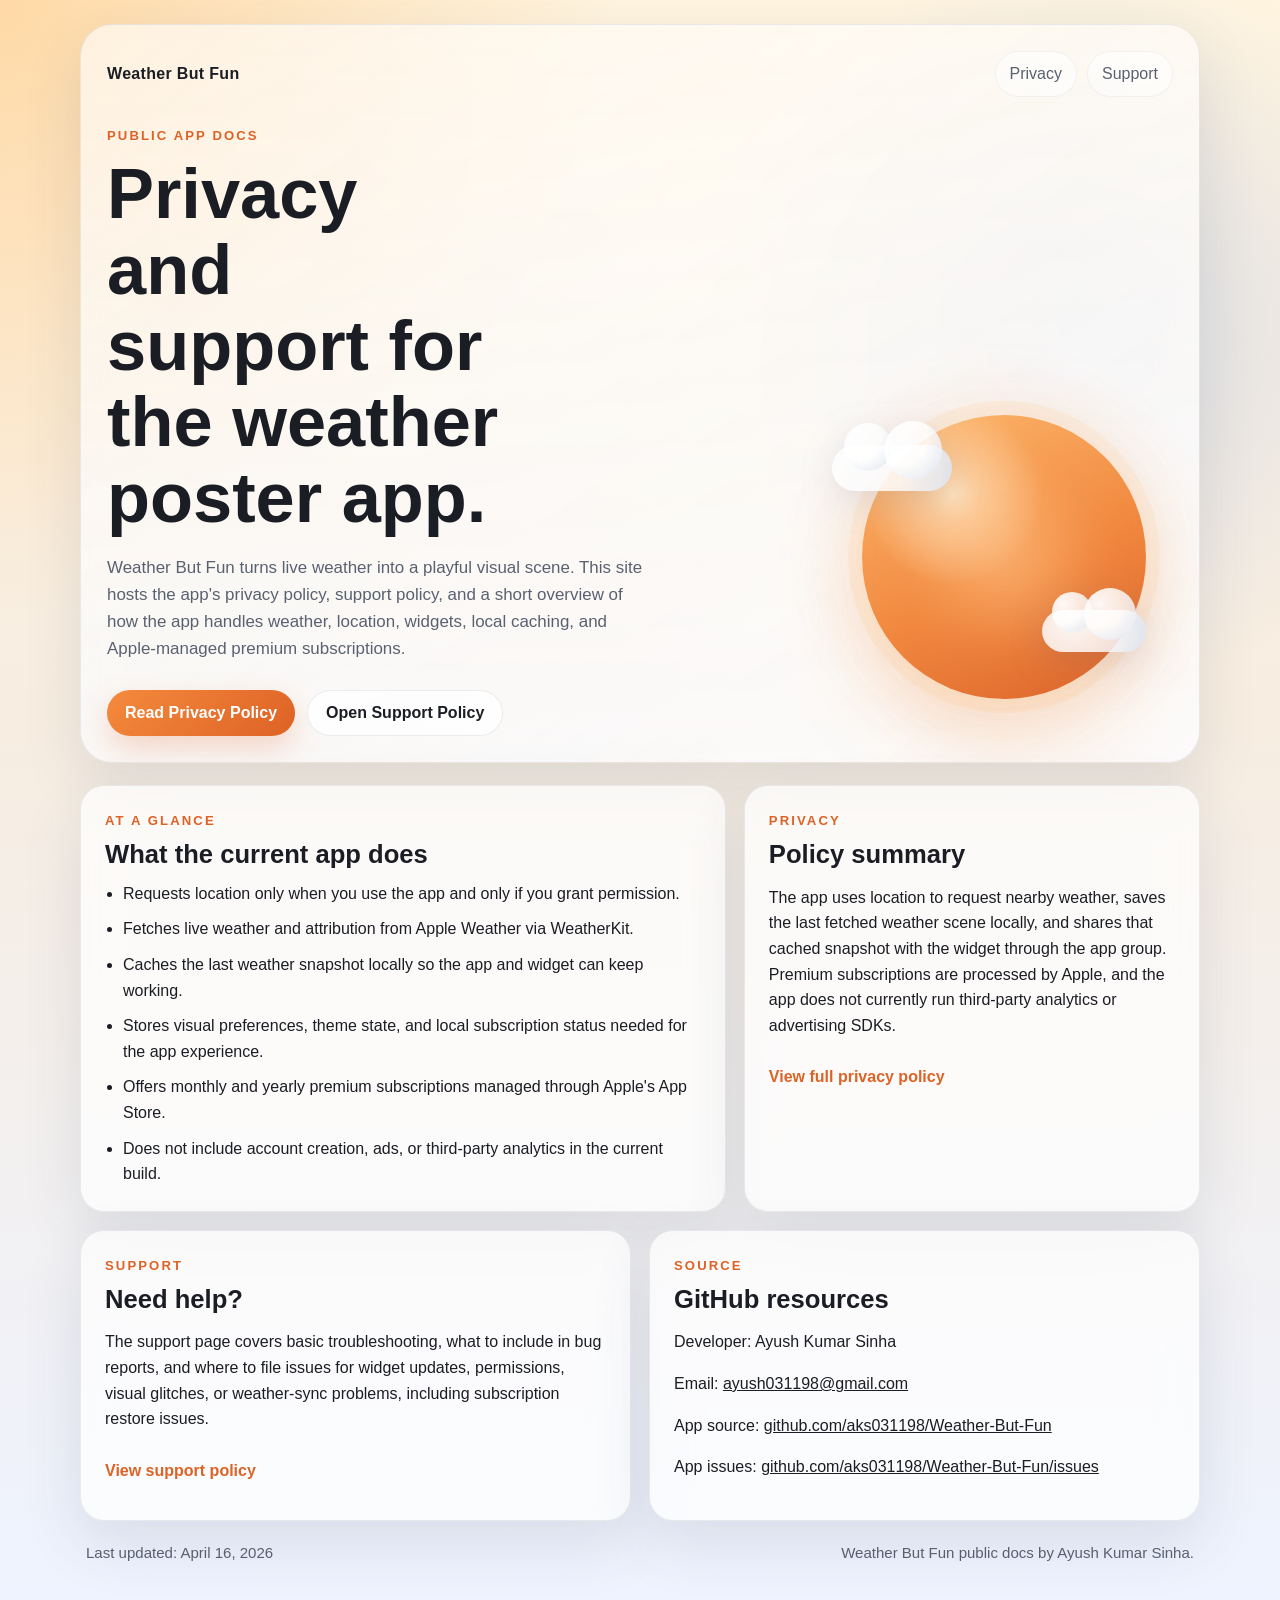
<file: index.html>
<!DOCTYPE html>
<html lang="en">
<head>
  <meta charset="utf-8">
  <meta name="viewport" content="width=device-width, initial-scale=1">
  <title>Weather But Fun | Legal &amp; Support</title>
  <meta
    name="description"
    content="Privacy policy, support policy, and public app information for Weather But Fun."
  >
  <link rel="stylesheet" href="./styles.css">
</head>
<body>
  <div class="page-shell">
    <header class="hero">
      <nav class="nav">
        <a class="brand" href="./index.html">Weather But Fun</a>
        <div class="nav-links">
          <a href="./privacy.html">Privacy</a>
          <a href="./support.html">Support</a>
        </div>
      </nav>

      <div class="hero-copy">
        <p class="eyebrow">Public App Docs</p>
        <h1>Privacy and support for the weather poster app.</h1>
        <p class="lede">
          Weather But Fun turns live weather into a playful visual scene. This site hosts
          the app's privacy policy, support policy, and a short overview of how the app
          handles weather, location, widgets, local caching, and Apple-managed premium
          subscriptions.
        </p>
        <div class="hero-actions">
          <a class="button button-primary" href="./privacy.html">Read Privacy Policy</a>
          <a class="button button-secondary" href="./support.html">Open Support Policy</a>
        </div>
      </div>

      <div class="hero-orb" aria-hidden="true">
        <div class="orb-core"></div>
        <div class="orb-glow"></div>
        <div class="orb-cloud orb-cloud-one"></div>
        <div class="orb-cloud orb-cloud-two"></div>
      </div>
    </header>

    <main class="content-grid">
      <section class="card">
        <p class="card-label">At a Glance</p>
        <h2>What the current app does</h2>
        <ul class="clean-list">
          <li>Requests location only when you use the app and only if you grant permission.</li>
          <li>Fetches live weather and attribution from Apple Weather via WeatherKit.</li>
          <li>Caches the last weather snapshot locally so the app and widget can keep working.</li>
          <li>Stores visual preferences, theme state, and local subscription status needed for the app experience.</li>
          <li>Offers monthly and yearly premium subscriptions managed through Apple's App Store.</li>
          <li>Does not include account creation, ads, or third-party analytics in the current build.</li>
        </ul>
      </section>

      <section class="card">
        <p class="card-label">Privacy</p>
        <h2>Policy summary</h2>
        <p>
          The app uses location to request nearby weather, saves the last fetched weather
          scene locally, and shares that cached snapshot with the widget through the app
          group. Premium subscriptions are processed by Apple, and the app does not
          currently run third-party analytics or advertising SDKs.
        </p>
        <a class="text-link" href="./privacy.html">View full privacy policy</a>
      </section>

      <section class="card">
        <p class="card-label">Support</p>
        <h2>Need help?</h2>
        <p>
          The support page covers basic troubleshooting, what to include in bug reports,
          and where to file issues for widget updates, permissions, visual glitches, or
          weather-sync problems, including subscription restore issues.
        </p>
        <a class="text-link" href="./support.html">View support policy</a>
      </section>

      <section class="card">
        <p class="card-label">Source</p>
        <h2>GitHub resources</h2>
        <p>Developer: Ayush Kumar Sinha</p>
        <p>
          Email:
          <a href="mailto:ayush031198@gmail.com">ayush031198@gmail.com</a>
        </p>
        <p>
          App source:
          <a href="https://github.com/aks031198/Weather-But-Fun" target="_blank" rel="noreferrer">
            github.com/aks031198/Weather-But-Fun
          </a>
        </p>
        <p>
          App issues:
          <a href="https://github.com/aks031198/Weather-But-Fun/issues" target="_blank" rel="noreferrer">
            github.com/aks031198/Weather-But-Fun/issues
          </a>
        </p>
      </section>
    </main>

    <footer class="footer">
      <p>Last updated: April 16, 2026</p>
      <p>Weather But Fun public docs by Ayush Kumar Sinha.</p>
    </footer>
  </div>
</body>
</html>
</file>
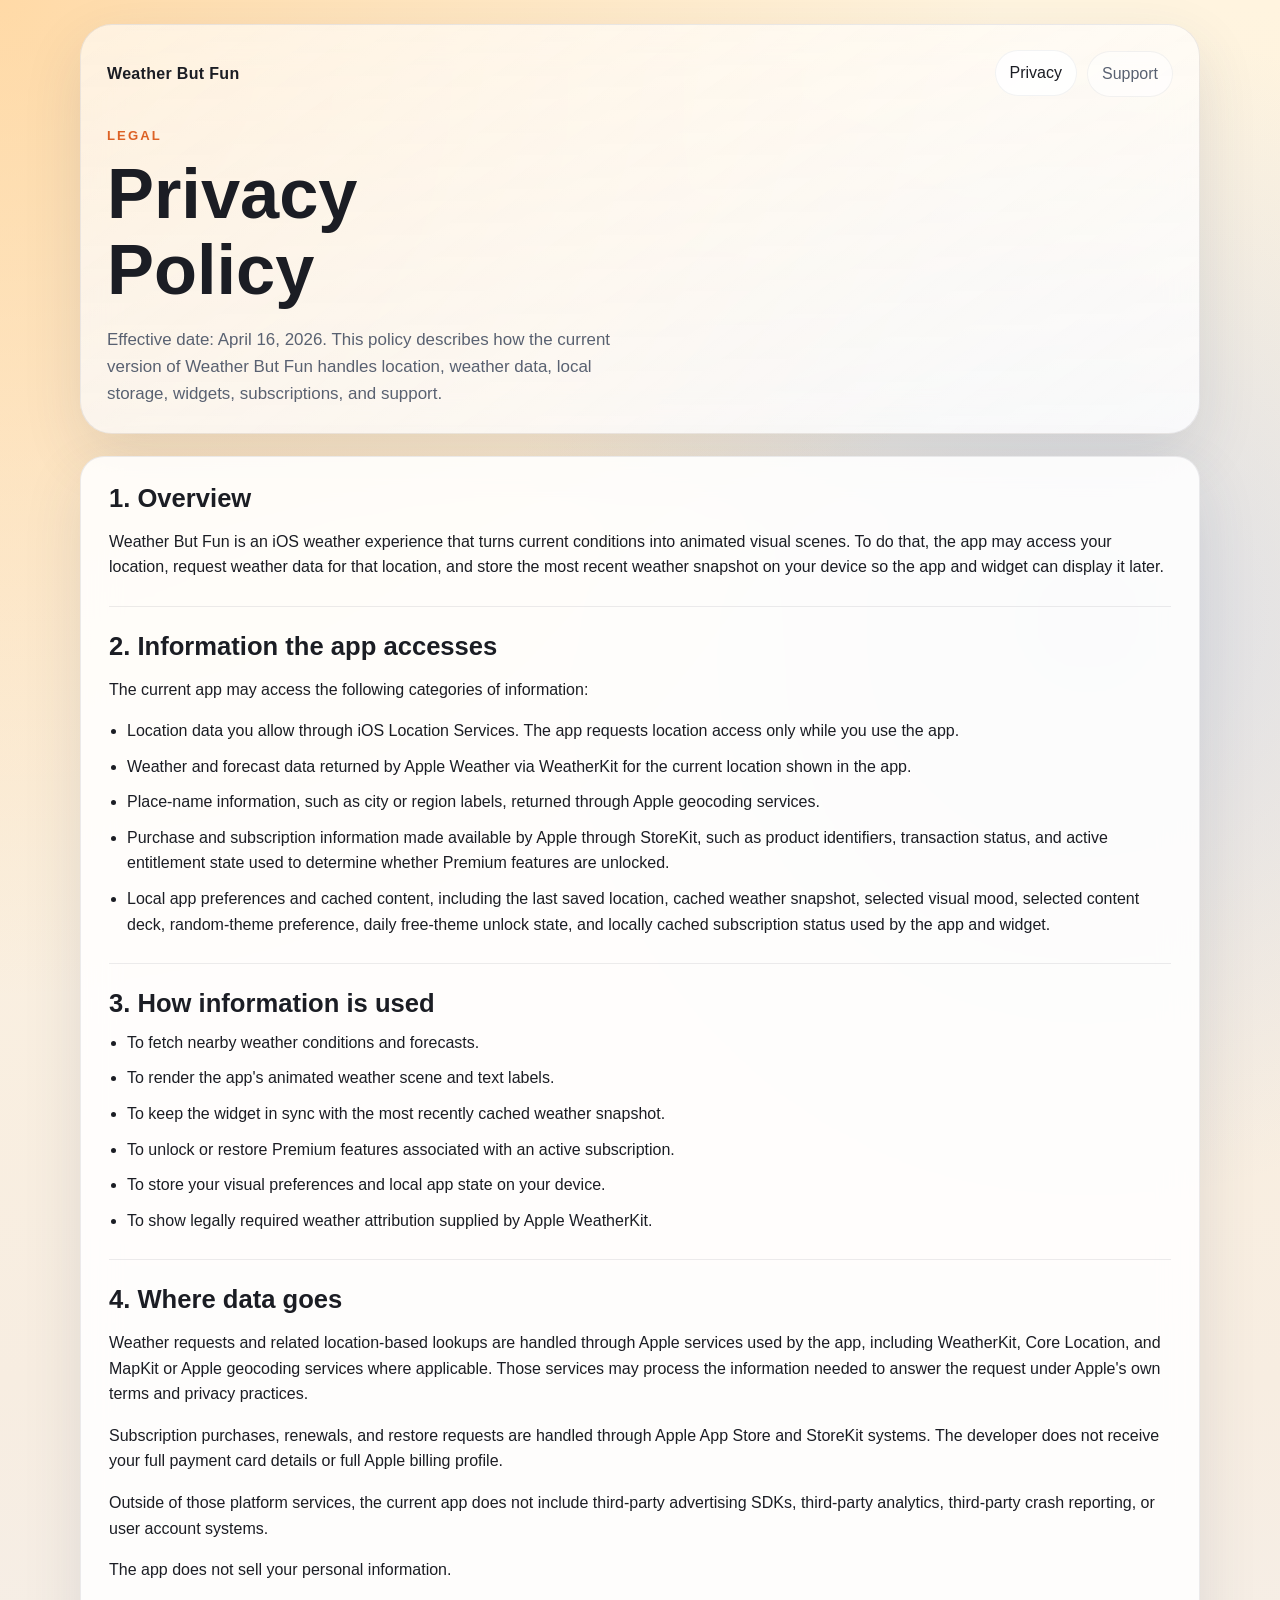
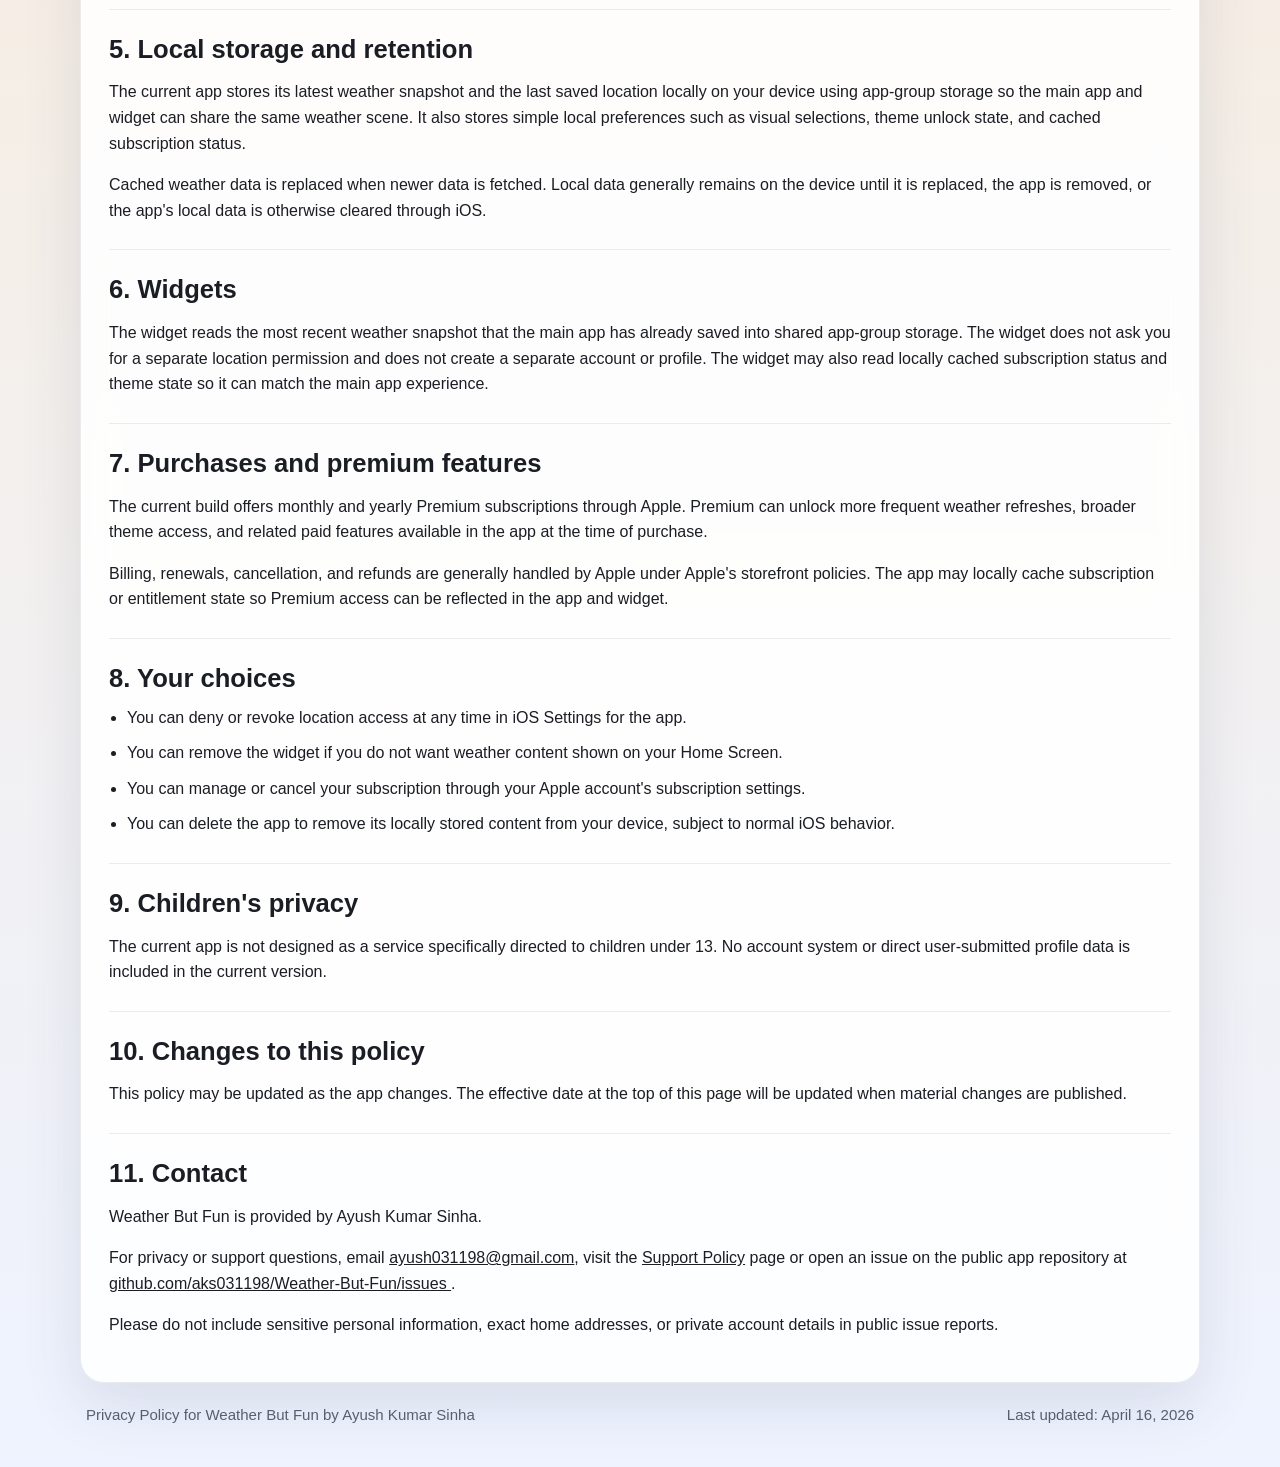
<file: privacy.html>
<!DOCTYPE html>
<html lang="en">
<head>
  <meta charset="utf-8">
  <meta name="viewport" content="width=device-width, initial-scale=1">
  <title>Weather But Fun | Privacy Policy</title>
  <meta
    name="description"
    content="Privacy policy for the Weather But Fun iOS app."
  >
  <link rel="stylesheet" href="./styles.css">
</head>
<body>
  <div class="page-shell">
    <header class="subpage-header">
      <nav class="nav">
        <a class="brand" href="./index.html">Weather But Fun</a>
        <div class="nav-links">
          <a aria-current="page" href="./privacy.html">Privacy</a>
          <a href="./support.html">Support</a>
        </div>
      </nav>

      <div class="subpage-title">
        <p class="eyebrow">Legal</p>
        <h1>Privacy Policy</h1>
        <p class="lede">
          Effective date: April 16, 2026. This policy describes how the current version of
          Weather But Fun handles location, weather data, local storage, widgets, subscriptions,
          and support.
        </p>
      </div>
    </header>

    <main class="legal-layout">
      <article class="legal-card">
        <section>
          <h2>1. Overview</h2>
          <p>
            Weather But Fun is an iOS weather experience that turns current conditions into
            animated visual scenes. To do that, the app may access your location, request
            weather data for that location, and store the most recent weather snapshot on
            your device so the app and widget can display it later.
          </p>
        </section>

        <section>
          <h2>2. Information the app accesses</h2>
          <p>The current app may access the following categories of information:</p>
          <ul class="clean-list">
            <li>
              Location data you allow through iOS Location Services. The app requests
              location access only while you use the app.
            </li>
            <li>
              Weather and forecast data returned by Apple Weather via WeatherKit for the
              current location shown in the app.
            </li>
            <li>
              Place-name information, such as city or region labels, returned through Apple
              geocoding services.
            </li>
            <li>
              Purchase and subscription information made available by Apple through StoreKit,
              such as product identifiers, transaction status, and active entitlement state
              used to determine whether Premium features are unlocked.
            </li>
            <li>
              Local app preferences and cached content, including the last saved location,
              cached weather snapshot, selected visual mood, selected content deck, random-theme
              preference, daily free-theme unlock state, and locally cached subscription status
              used by the app and widget.
            </li>
          </ul>
        </section>

        <section>
          <h2>3. How information is used</h2>
          <ul class="clean-list">
            <li>To fetch nearby weather conditions and forecasts.</li>
            <li>To render the app's animated weather scene and text labels.</li>
            <li>To keep the widget in sync with the most recently cached weather snapshot.</li>
            <li>To unlock or restore Premium features associated with an active subscription.</li>
            <li>To store your visual preferences and local app state on your device.</li>
            <li>To show legally required weather attribution supplied by Apple WeatherKit.</li>
          </ul>
        </section>

        <section>
          <h2>4. Where data goes</h2>
          <p>
            Weather requests and related location-based lookups are handled through Apple
            services used by the app, including WeatherKit, Core Location, and MapKit or
            Apple geocoding services where applicable. Those services may process the
            information needed to answer the request under Apple's own terms and privacy practices.
          </p>
          <p>
            Subscription purchases, renewals, and restore requests are handled through Apple
            App Store and StoreKit systems. The developer does not receive your full payment
            card details or full Apple billing profile.
          </p>
          <p>
            Outside of those platform services, the current app does not include third-party
            advertising SDKs, third-party analytics, third-party crash reporting, or user
            account systems.
          </p>
          <p>
            The app does not sell your personal information.
          </p>
        </section>

        <section>
          <h2>5. Local storage and retention</h2>
          <p>
            The current app stores its latest weather snapshot and the last saved location
            locally on your device using app-group storage so the main app and widget can
            share the same weather scene. It also stores simple local preferences such as
            visual selections, theme unlock state, and cached subscription status.
          </p>
          <p>
            Cached weather data is replaced when newer data is fetched. Local data generally
            remains on the device until it is replaced, the app is removed, or the app's
            local data is otherwise cleared through iOS.
          </p>
        </section>

        <section>
          <h2>6. Widgets</h2>
          <p>
            The widget reads the most recent weather snapshot that the main app has already
            saved into shared app-group storage. The widget does not ask you for a separate
            location permission and does not create a separate account or profile. The
            widget may also read locally cached subscription status and theme state so it can
            match the main app experience.
          </p>
        </section>

        <section>
          <h2>7. Purchases and premium features</h2>
          <p>
            The current build offers monthly and yearly Premium subscriptions through Apple.
            Premium can unlock more frequent weather refreshes, broader theme access, and
            related paid features available in the app at the time of purchase.
          </p>
          <p>
            Billing, renewals, cancellation, and refunds are generally handled by Apple
            under Apple's storefront policies. The app may locally cache subscription or
            entitlement state so Premium access can be reflected in the app and widget.
          </p>
        </section>

        <section>
          <h2>8. Your choices</h2>
          <ul class="clean-list">
            <li>
              You can deny or revoke location access at any time in iOS Settings for the app.
            </li>
            <li>
              You can remove the widget if you do not want weather content shown on your Home Screen.
            </li>
            <li>
              You can manage or cancel your subscription through your Apple account's
              subscription settings.
            </li>
            <li>
              You can delete the app to remove its locally stored content from your device,
              subject to normal iOS behavior.
            </li>
          </ul>
        </section>

        <section>
          <h2>9. Children's privacy</h2>
          <p>
            The current app is not designed as a service specifically directed to children
            under 13. No account system or direct user-submitted profile data is included in
            the current version.
          </p>
        </section>

        <section>
          <h2>10. Changes to this policy</h2>
          <p>
            This policy may be updated as the app changes. The effective date at the top of
            this page will be updated when material changes are published.
          </p>
        </section>

        <section>
          <h2>11. Contact</h2>
          <p>
            Weather But Fun is provided by Ayush Kumar Sinha.
          </p>
          <p>
            For privacy or support questions, email
            <a href="mailto:ayush031198@gmail.com">ayush031198@gmail.com</a>,
            visit the
            <a href="./support.html">Support Policy</a>
            page or open an issue on the public app repository at
            <a href="https://github.com/aks031198/Weather-But-Fun/issues" target="_blank" rel="noreferrer">
              github.com/aks031198/Weather-But-Fun/issues
            </a>.
          </p>
          <p>
            Please do not include sensitive personal information, exact home addresses, or
            private account details in public issue reports.
          </p>
        </section>
      </article>
    </main>

    <footer class="footer">
      <p>Privacy Policy for Weather But Fun by Ayush Kumar Sinha</p>
      <p>Last updated: April 16, 2026</p>
    </footer>
  </div>
</body>
</html>
</file>
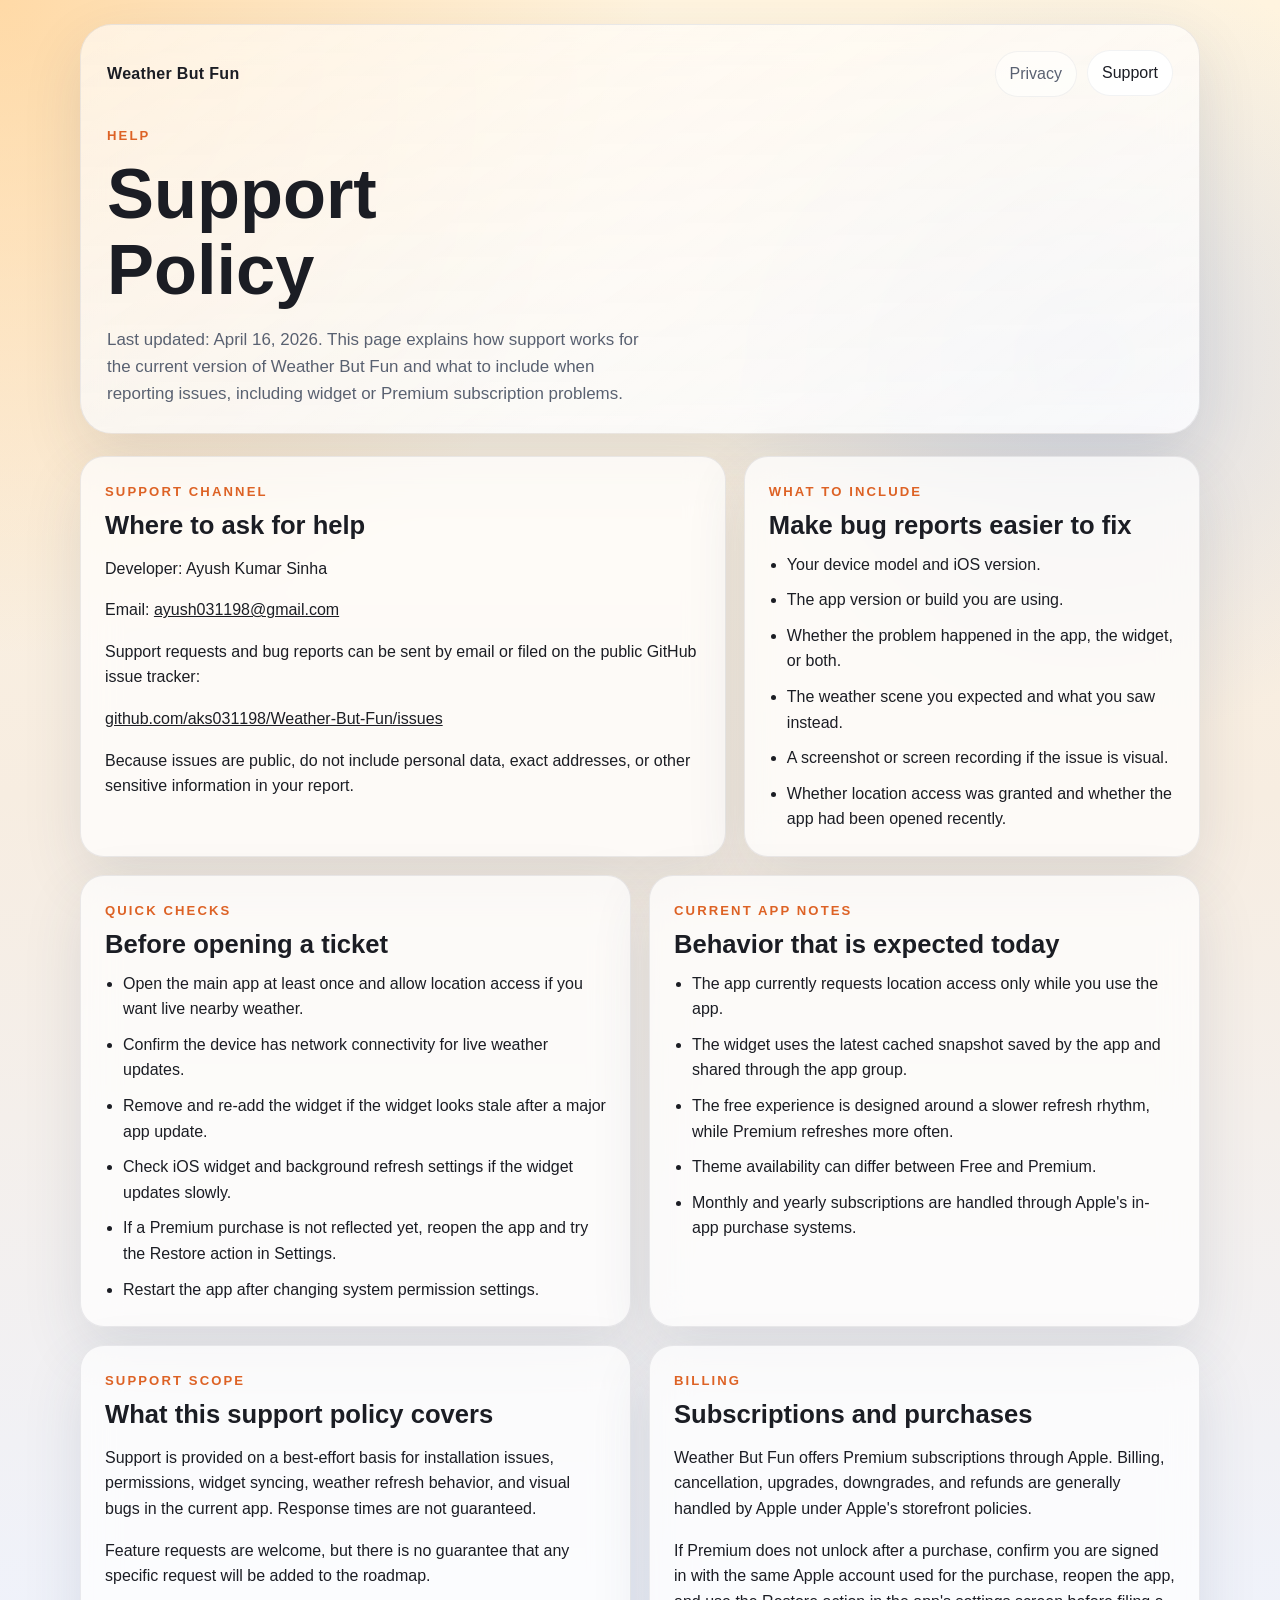
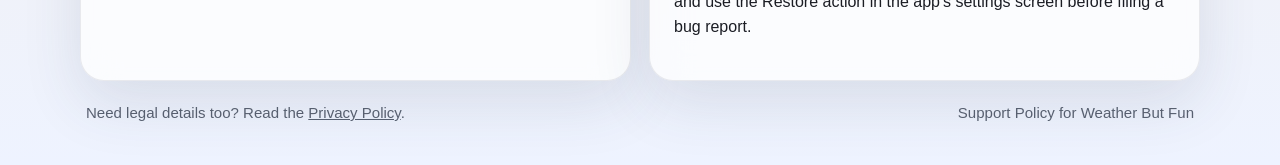
<file: support.html>
<!DOCTYPE html>
<html lang="en">
<head>
  <meta charset="utf-8">
  <meta name="viewport" content="width=device-width, initial-scale=1">
  <title>Weather But Fun | Support Policy</title>
  <meta
    name="description"
    content="Support policy and troubleshooting guide for the Weather But Fun iOS app."
  >
  <link rel="stylesheet" href="./styles.css">
</head>
<body>
  <div class="page-shell">
    <header class="subpage-header">
      <nav class="nav">
        <a class="brand" href="./index.html">Weather But Fun</a>
        <div class="nav-links">
          <a href="./privacy.html">Privacy</a>
          <a aria-current="page" href="./support.html">Support</a>
        </div>
      </nav>

      <div class="subpage-title">
        <p class="eyebrow">Help</p>
        <h1>Support Policy</h1>
        <p class="lede">
          Last updated: April 16, 2026. This page explains how support works for the
          current version of Weather But Fun and what to include when reporting issues,
          including widget or Premium subscription problems.
        </p>
      </div>
    </header>

    <main class="content-grid">
      <section class="card">
        <p class="card-label">Support Channel</p>
        <h2>Where to ask for help</h2>
        <p>
          Developer: Ayush Kumar Sinha
        </p>
        <p>
          Email:
          <a href="mailto:ayush031198@gmail.com">ayush031198@gmail.com</a>
        </p>
        <p>
          Support requests and bug reports can be sent by email or filed on the public GitHub issue tracker:
        </p>
        <p>
          <a href="https://github.com/aks031198/Weather-But-Fun/issues" target="_blank" rel="noreferrer">
            github.com/aks031198/Weather-But-Fun/issues
          </a>
        </p>
        <p>
          Because issues are public, do not include personal data, exact addresses, or other
          sensitive information in your report.
        </p>
      </section>

      <section class="card">
        <p class="card-label">What To Include</p>
        <h2>Make bug reports easier to fix</h2>
        <ul class="clean-list">
          <li>Your device model and iOS version.</li>
          <li>The app version or build you are using.</li>
          <li>Whether the problem happened in the app, the widget, or both.</li>
          <li>The weather scene you expected and what you saw instead.</li>
          <li>A screenshot or screen recording if the issue is visual.</li>
          <li>Whether location access was granted and whether the app had been opened recently.</li>
        </ul>
      </section>

      <section class="card">
        <p class="card-label">Quick Checks</p>
        <h2>Before opening a ticket</h2>
        <ul class="clean-list">
          <li>Open the main app at least once and allow location access if you want live nearby weather.</li>
          <li>Confirm the device has network connectivity for live weather updates.</li>
          <li>Remove and re-add the widget if the widget looks stale after a major app update.</li>
          <li>Check iOS widget and background refresh settings if the widget updates slowly.</li>
          <li>If a Premium purchase is not reflected yet, reopen the app and try the Restore action in Settings.</li>
          <li>Restart the app after changing system permission settings.</li>
        </ul>
      </section>

      <section class="card">
        <p class="card-label">Current App Notes</p>
        <h2>Behavior that is expected today</h2>
        <ul class="clean-list">
          <li>The app currently requests location access only while you use the app.</li>
          <li>The widget uses the latest cached snapshot saved by the app and shared through the app group.</li>
          <li>The free experience is designed around a slower refresh rhythm, while Premium refreshes more often.</li>
          <li>Theme availability can differ between Free and Premium.</li>
          <li>Monthly and yearly subscriptions are handled through Apple's in-app purchase systems.</li>
        </ul>
      </section>

      <section class="card">
        <p class="card-label">Support Scope</p>
        <h2>What this support policy covers</h2>
        <p>
          Support is provided on a best-effort basis for installation issues, permissions,
          widget syncing, weather refresh behavior, and visual bugs in the current app.
          Response times are not guaranteed.
        </p>
        <p>
          Feature requests are welcome, but there is no guarantee that any specific request
          will be added to the roadmap.
        </p>
      </section>

      <section class="card">
        <p class="card-label">Billing</p>
        <h2>Subscriptions and purchases</h2>
        <p>
          Weather But Fun offers Premium subscriptions through Apple. Billing, cancellation,
          upgrades, downgrades, and refunds are generally handled by Apple under Apple's
          storefront policies.
        </p>
        <p>
          If Premium does not unlock after a purchase, confirm you are signed in with the
          same Apple account used for the purchase, reopen the app, and use the Restore
          action in the app's settings screen before filing a bug report.
        </p>
      </section>
    </main>

    <footer class="footer">
      <p>Need legal details too? Read the <a href="./privacy.html">Privacy Policy</a>.</p>
      <p>Support Policy for Weather But Fun</p>
    </footer>
  </div>
</body>
</html>
</file>
<file: styles.css>
:root {
  color-scheme: light;
  --bg-top: #fff4df;
  --bg-mid: #f7ede1;
  --bg-bottom: #eef3ff;
  --panel: rgba(255, 255, 255, 0.72);
  --panel-strong: rgba(255, 255, 255, 0.88);
  --border: rgba(16, 24, 40, 0.08);
  --text: #1b1d24;
  --muted: #596171;
  --accent: #f58a3d;
  --accent-deep: #dd6225;
  --accent-soft: #ffcf93;
  --sky: #7f96c8;
  --shadow: 0 22px 60px rgba(53, 63, 92, 0.12);
  --radius-xl: 32px;
  --radius-lg: 24px;
  --radius-md: 18px;
  --max-width: 1120px;
}

* {
  box-sizing: border-box;
}

html {
  min-height: 100%;
  background:
    radial-gradient(circle at top left, rgba(255, 197, 123, 0.56), transparent 30%),
    radial-gradient(circle at 85% 20%, rgba(128, 167, 244, 0.26), transparent 22%),
    linear-gradient(180deg, var(--bg-top), var(--bg-mid) 45%, var(--bg-bottom));
}

body {
  margin: 0;
  min-height: 100vh;
  color: var(--text);
  font-family: "SF Pro Display", "SF Pro Text", "Segoe UI", sans-serif;
  line-height: 1.6;
}

a {
  color: inherit;
}

.page-shell {
  width: min(calc(100% - 32px), var(--max-width));
  margin: 0 auto;
  padding: 24px 0 40px;
}

.nav {
  display: flex;
  align-items: center;
  justify-content: space-between;
  gap: 20px;
  margin-bottom: 28px;
}

.brand {
  text-decoration: none;
  font-weight: 800;
  letter-spacing: 0.02em;
  font-size: 1rem;
}

.nav-links {
  display: flex;
  flex-wrap: wrap;
  gap: 10px;
}

.nav-links a {
  text-decoration: none;
  color: var(--muted);
  background: rgba(255, 255, 255, 0.55);
  border: 1px solid rgba(16, 24, 40, 0.05);
  border-radius: 999px;
  padding: 9px 14px;
  transition: transform 180ms ease, background 180ms ease, color 180ms ease;
}

.nav-links a:hover,
.nav-links a[aria-current="page"] {
  transform: translateY(-1px);
  background: rgba(255, 255, 255, 0.88);
  color: var(--text);
}

.hero,
.subpage-header {
  position: relative;
  overflow: hidden;
  padding: 26px;
  border-radius: var(--radius-xl);
  border: 1px solid var(--border);
  background:
    linear-gradient(145deg, rgba(255, 255, 255, 0.62), rgba(255, 255, 255, 0.82)),
    linear-gradient(180deg, rgba(255, 213, 155, 0.22), rgba(111, 153, 239, 0.08));
  backdrop-filter: blur(18px);
  box-shadow: var(--shadow);
}

.hero {
  min-height: 430px;
  display: grid;
  align-items: center;
}

.hero-copy,
.subpage-title {
  position: relative;
  z-index: 2;
  max-width: 620px;
}

.eyebrow,
.card-label {
  margin: 0 0 10px;
  font-size: 0.82rem;
  font-weight: 800;
  letter-spacing: 0.16em;
  text-transform: uppercase;
  color: var(--accent-deep);
}

h1,
h2 {
  margin: 0;
  line-height: 1.08;
}

h1 {
  font-size: clamp(2.4rem, 6vw, 4.4rem);
  max-width: 10ch;
}

h2 {
  font-size: clamp(1.4rem, 2vw, 1.85rem);
  margin-bottom: 12px;
}

.lede {
  margin: 18px 0 0;
  max-width: 58ch;
  color: var(--muted);
  font-size: 1.06rem;
}

.hero-actions {
  display: flex;
  flex-wrap: wrap;
  gap: 12px;
  margin-top: 28px;
}

.button {
  display: inline-flex;
  align-items: center;
  justify-content: center;
  min-height: 46px;
  padding: 0 18px;
  border-radius: 999px;
  text-decoration: none;
  font-weight: 700;
  transition: transform 180ms ease, box-shadow 180ms ease, background 180ms ease;
}

.button:hover {
  transform: translateY(-1px);
}

.button-primary {
  color: #fff;
  background: linear-gradient(135deg, var(--accent), var(--accent-deep));
  box-shadow: 0 12px 30px rgba(221, 98, 37, 0.24);
}

.button-secondary {
  background: rgba(255, 255, 255, 0.78);
  border: 1px solid rgba(16, 24, 40, 0.08);
}

.hero-orb {
  position: absolute;
  right: -20px;
  bottom: -10px;
  width: min(44vw, 430px);
  aspect-ratio: 1;
  pointer-events: none;
}

.orb-core,
.orb-glow {
  position: absolute;
  border-radius: 50%;
}

.orb-glow {
  inset: 4%;
  background: radial-gradient(circle, rgba(255, 202, 145, 0.54), rgba(245, 138, 61, 0.12), transparent 72%);
  filter: blur(16px);
}

.orb-core {
  inset: 17%;
  background:
    radial-gradient(circle at 32% 28%, rgba(255, 241, 215, 0.96), rgba(255, 241, 215, 0.58) 10%, transparent 32%),
    radial-gradient(circle at 34% 28%, rgba(255, 183, 104, 0.26), transparent 36%),
    linear-gradient(155deg, #ffbe74, #f1883f 56%, #d95f29);
  box-shadow:
    0 0 0 14px rgba(252, 173, 90, 0.1),
    0 40px 90px rgba(235, 121, 35, 0.22);
}

.orb-cloud {
  position: absolute;
  border-radius: 999px;
  background:
    radial-gradient(circle at 30% 30%, rgba(255, 255, 255, 0.94), rgba(255, 255, 255, 0.82) 46%, rgba(219, 226, 239, 0.9));
  filter: drop-shadow(0 10px 18px rgba(86, 98, 134, 0.16));
}

.orb-cloud::before,
.orb-cloud::after {
  content: "";
  position: absolute;
  border-radius: 50%;
  background: inherit;
}

.orb-cloud-one {
  width: 120px;
  height: 46px;
  left: 10%;
  top: 24%;
}

.orb-cloud-one::before {
  width: 48px;
  height: 48px;
  left: 12px;
  top: -22px;
}

.orb-cloud-one::after {
  width: 58px;
  height: 58px;
  right: 10px;
  top: -24px;
}

.orb-cloud-two {
  width: 104px;
  height: 42px;
  right: 17%;
  bottom: 28%;
}

.orb-cloud-two::before {
  width: 40px;
  height: 40px;
  left: 10px;
  top: -18px;
}

.orb-cloud-two::after {
  width: 52px;
  height: 52px;
  right: 10px;
  top: -22px;
}

.content-grid {
  display: grid;
  grid-template-columns: repeat(12, 1fr);
  gap: 18px;
  margin-top: 22px;
}

.card,
.legal-card {
  border-radius: var(--radius-lg);
  border: 1px solid var(--border);
  background: var(--panel);
  backdrop-filter: blur(18px);
  box-shadow: var(--shadow);
}

.card {
  padding: 24px;
  grid-column: span 6;
}

.content-grid .card:nth-child(1) {
  grid-column: span 7;
}

.content-grid .card:nth-child(2) {
  grid-column: span 5;
}

.text-link {
  display: inline-block;
  margin-top: 10px;
  text-decoration: none;
  font-weight: 700;
  color: var(--accent-deep);
}

.clean-list {
  margin: 0;
  padding-left: 18px;
}

.clean-list li + li {
  margin-top: 10px;
}

.legal-layout {
  margin-top: 22px;
}

.legal-card {
  padding: 28px;
  background: var(--panel-strong);
}

.legal-card section + section {
  margin-top: 26px;
  padding-top: 26px;
  border-top: 1px solid rgba(16, 24, 40, 0.08);
}

.footer {
  display: flex;
  flex-wrap: wrap;
  justify-content: space-between;
  gap: 10px 18px;
  margin-top: 20px;
  padding: 0 6px;
  color: var(--muted);
  font-size: 0.94rem;
}

.footer p {
  margin: 0;
}

@media (max-width: 860px) {
  .hero {
    min-height: 0;
    padding-bottom: 300px;
  }

  .hero-orb {
    right: 50%;
    bottom: -60px;
    transform: translateX(50%);
    width: min(75vw, 360px);
  }

  .content-grid .card,
  .content-grid .card:nth-child(1),
  .content-grid .card:nth-child(2),
  .content-grid .card:nth-child(3),
  .content-grid .card:nth-child(4) {
    grid-column: 1 / -1;
  }
}

@media (max-width: 600px) {
  .page-shell {
    width: min(calc(100% - 20px), var(--max-width));
    padding-top: 10px;
  }

  .hero,
  .subpage-header,
  .card,
  .legal-card {
    border-radius: 22px;
  }

  .hero,
  .subpage-header {
    padding: 20px;
  }

  .nav {
    align-items: flex-start;
    flex-direction: column;
  }

  .nav-links {
    width: 100%;
  }

  .hero-actions {
    flex-direction: column;
    align-items: stretch;
  }

  .button {
    width: 100%;
  }

  .legal-card {
    padding: 22px;
  }
}
</file>
